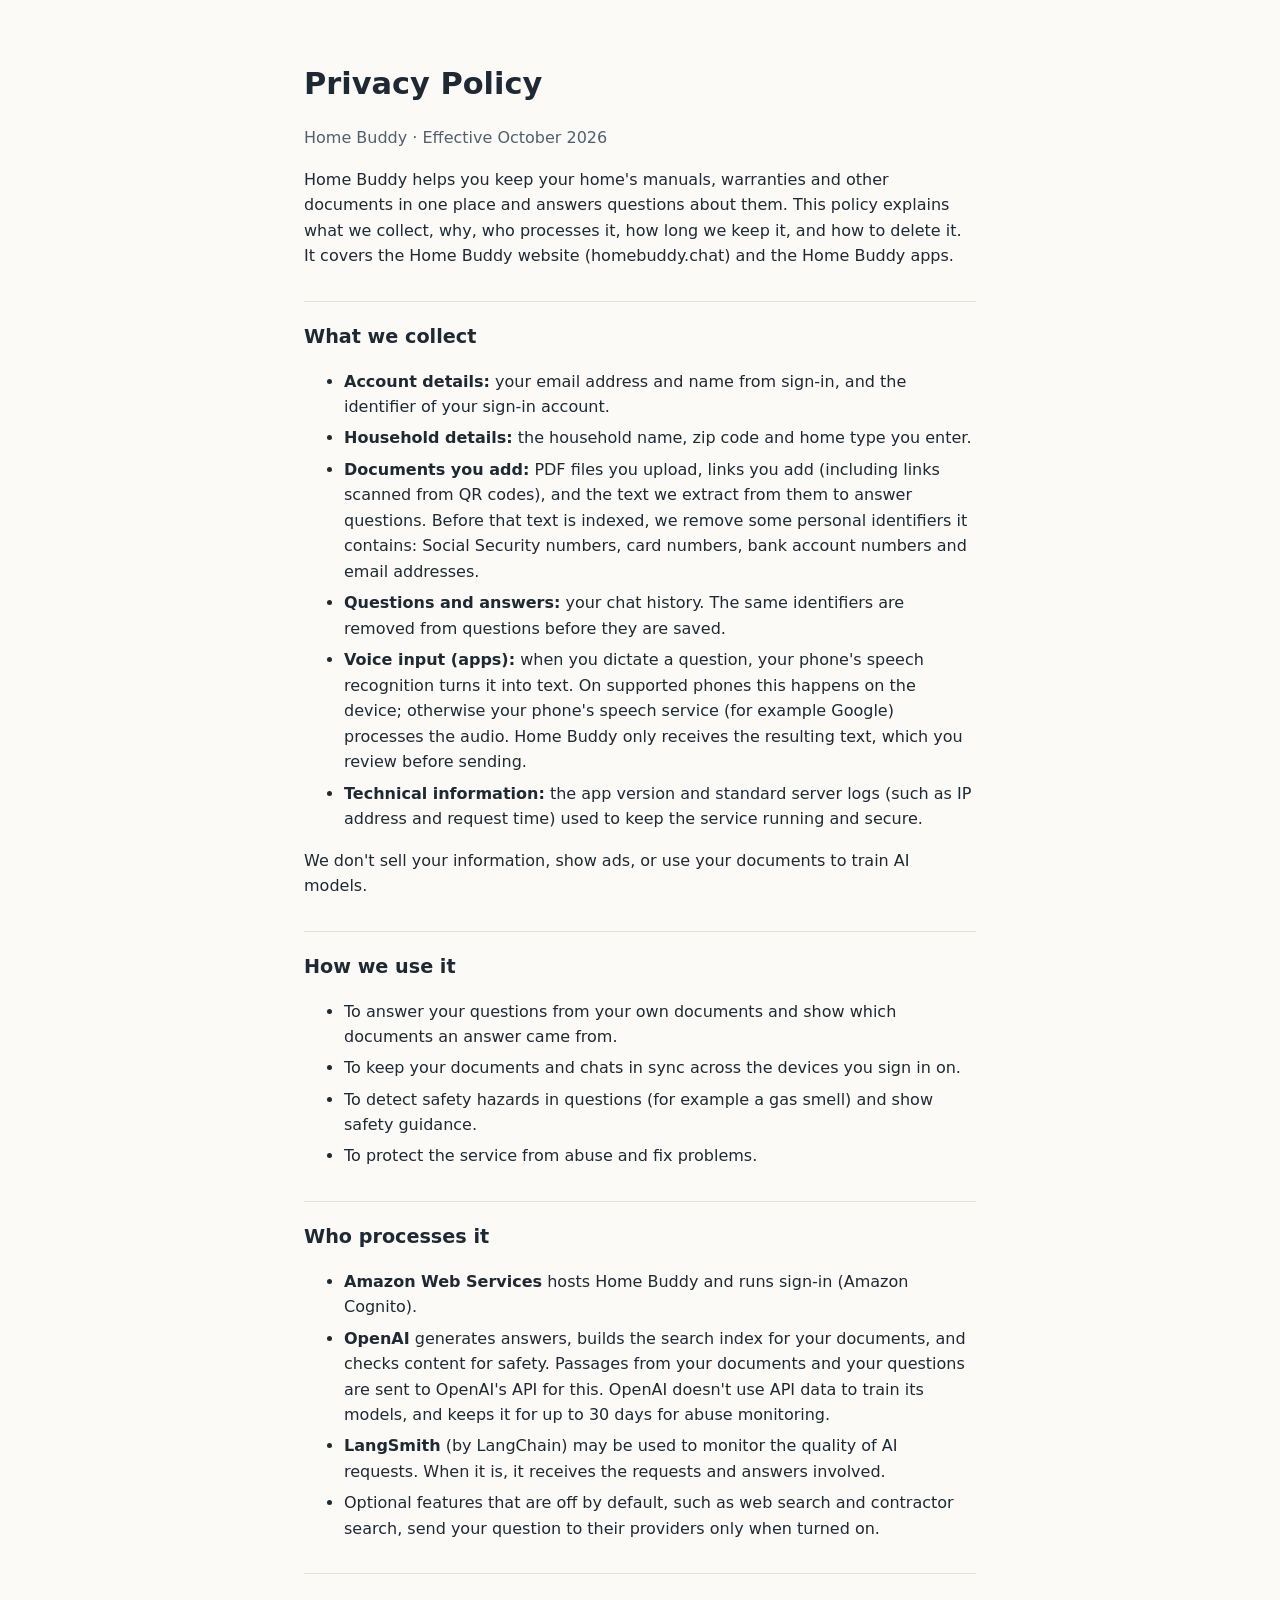
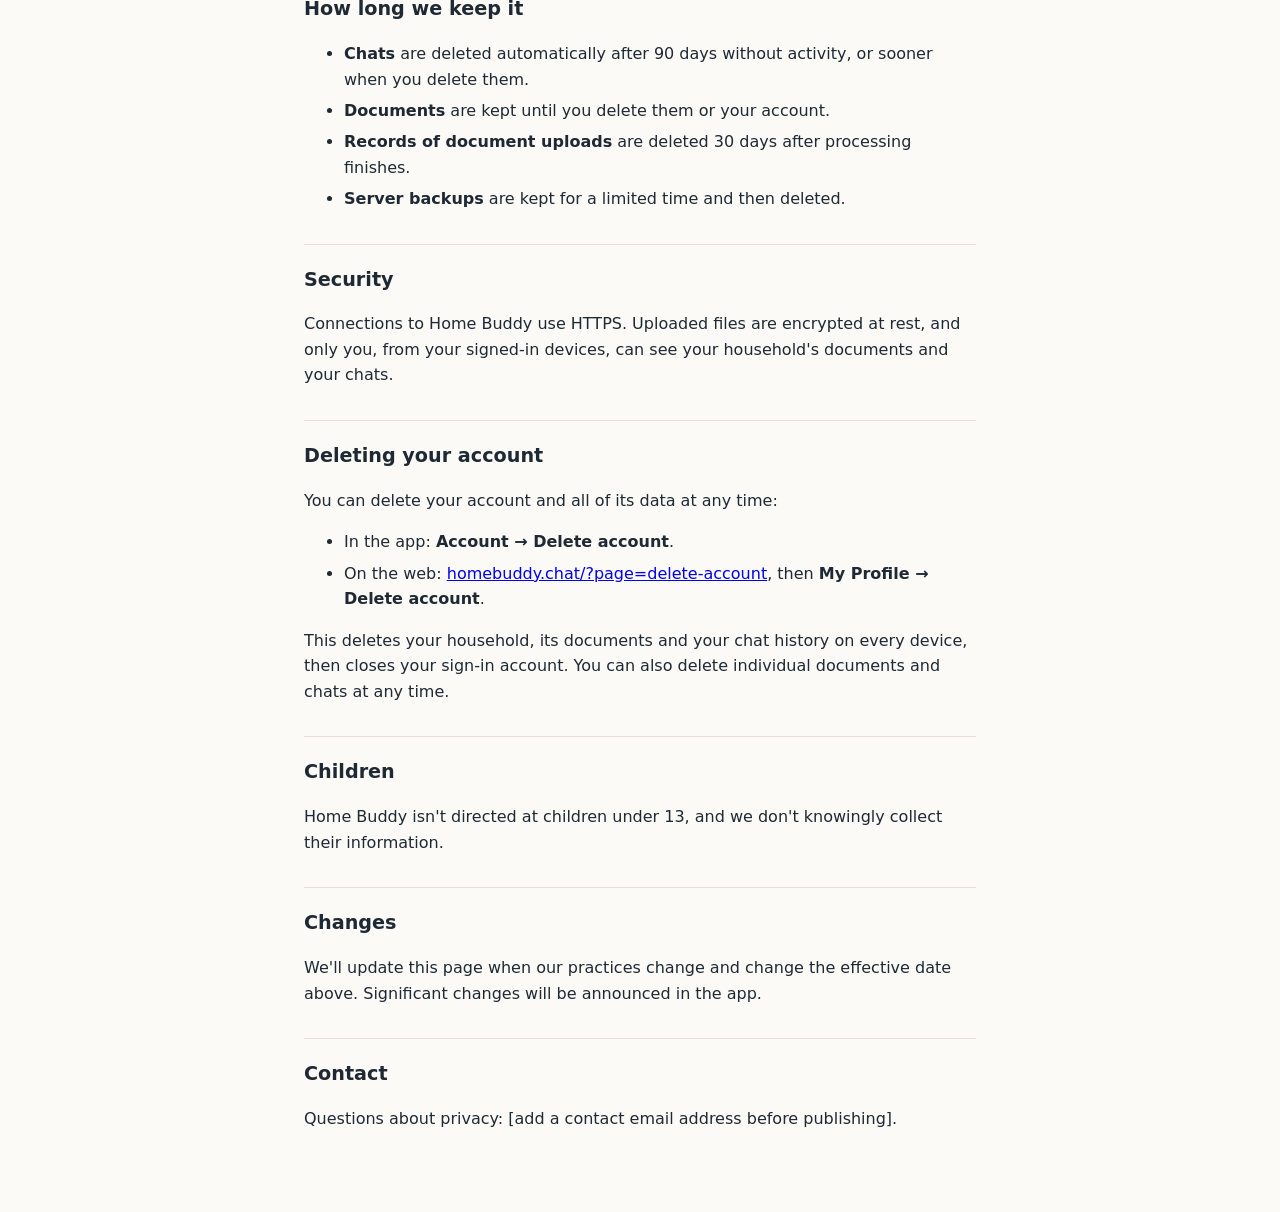
<file: deploy/site/privacy.html>
<!doctype html>
<!--
  Draft written from how Home Buddy works today (October 2026). Review it, fill in the
  contact address, and update it whenever data handling changes (new providers, retention).
  This is not legal advice.
-->
<html lang="en">
<head>
  <meta charset="utf-8">
  <meta name="viewport" content="width=device-width, initial-scale=1">
  <title>Home Buddy Privacy Policy</title>
  <style>
    :root { color-scheme: light dark; --text: #1f2933; --muted: #52606d; --bg: #fbfaf7; --rule: #e4e0d8; }
    @media (prefers-color-scheme: dark) { :root { --text: #e6e2da; --muted: #a8a29a; --bg: #1c1b19; --rule: #36332f; } }
    body { margin: 0; background: var(--bg); color: var(--text); font: 16px/1.6 system-ui, -apple-system, "Segoe UI", sans-serif; }
    main { max-width: 42rem; margin: 0 auto; padding: 2.5rem 1rem 4rem; }
    h1 { font-size: 1.9rem; margin-bottom: 0.25rem; }
    h2 { font-size: 1.2rem; margin-top: 2rem; border-top: 1px solid var(--rule); padding-top: 1.25rem; }
    .meta { color: var(--muted); }
    li { margin-bottom: 0.35rem; }
  </style>
</head>
<body>
<main>
  <h1>Privacy Policy</h1>
  <p class="meta">Home Buddy · Effective October 2026</p>

  <p>Home Buddy helps you keep your home's manuals, warranties and other documents in one place and answers questions about them. This policy explains what we collect, why, who processes it, how long we keep it, and how to delete it. It covers the Home Buddy website (homebuddy.chat) and the Home Buddy apps.</p>

  <h2>What we collect</h2>
  <ul>
    <li><strong>Account details:</strong> your email address and name from sign-in, and the identifier of your sign-in account.</li>
    <li><strong>Household details:</strong> the household name, zip code and home type you enter.</li>
    <li><strong>Documents you add:</strong> PDF files you upload, links you add (including links scanned from QR codes), and the text we extract from them to answer questions. Before that text is indexed, we remove some personal identifiers it contains: Social Security numbers, card numbers, bank account numbers and email addresses.</li>
    <li><strong>Questions and answers:</strong> your chat history. The same identifiers are removed from questions before they are saved.</li>
    <li><strong>Voice input (apps):</strong> when you dictate a question, your phone's speech recognition turns it into text. On supported phones this happens on the device; otherwise your phone's speech service (for example Google) processes the audio. Home Buddy only receives the resulting text, which you review before sending.</li>
    <li><strong>Technical information:</strong> the app version and standard server logs (such as IP address and request time) used to keep the service running and secure.</li>
  </ul>
  <p>We don't sell your information, show ads, or use your documents to train AI models.</p>

  <h2>How we use it</h2>
  <ul>
    <li>To answer your questions from your own documents and show which documents an answer came from.</li>
    <li>To keep your documents and chats in sync across the devices you sign in on.</li>
    <li>To detect safety hazards in questions (for example a gas smell) and show safety guidance.</li>
    <li>To protect the service from abuse and fix problems.</li>
  </ul>

  <h2>Who processes it</h2>
  <ul>
    <li><strong>Amazon Web Services</strong> hosts Home Buddy and runs sign-in (Amazon Cognito).</li>
    <li><strong>OpenAI</strong> generates answers, builds the search index for your documents, and checks content for safety. Passages from your documents and your questions are sent to OpenAI's API for this. OpenAI doesn't use API data to train its models, and keeps it for up to 30 days for abuse monitoring.</li>
    <li><strong>LangSmith</strong> (by LangChain) may be used to monitor the quality of AI requests. When it is, it receives the requests and answers involved.</li>
    <li>Optional features that are off by default, such as web search and contractor search, send your question to their providers only when turned on.</li>
  </ul>

  <h2>How long we keep it</h2>
  <ul>
    <li><strong>Chats</strong> are deleted automatically after 90 days without activity, or sooner when you delete them.</li>
    <li><strong>Documents</strong> are kept until you delete them or your account.</li>
    <li><strong>Records of document uploads</strong> are deleted 30 days after processing finishes.</li>
    <li><strong>Server backups</strong> are kept for a limited time and then deleted.</li>
  </ul>

  <h2>Security</h2>
  <p>Connections to Home Buddy use HTTPS. Uploaded files are encrypted at rest, and only you, from your signed-in devices, can see your household's documents and your chats.</p>

  <h2>Deleting your account</h2>
  <p>You can delete your account and all of its data at any time:</p>
  <ul>
    <li>In the app: <strong>Account → Delete account</strong>.</li>
    <li>On the web: <a href="https://homebuddy.chat/?page=delete-account">homebuddy.chat/?page=delete-account</a>, then <strong>My Profile → Delete account</strong>.</li>
  </ul>
  <p>This deletes your household, its documents and your chat history on every device, then closes your sign-in account. You can also delete individual documents and chats at any time.</p>

  <h2>Children</h2>
  <p>Home Buddy isn't directed at children under 13, and we don't knowingly collect their information.</p>

  <h2>Changes</h2>
  <p>We'll update this page when our practices change and change the effective date above. Significant changes will be announced in the app.</p>

  <h2>Contact</h2>
  <p>Questions about privacy: [add a contact email address before publishing].</p>
</main>
</body>
</html>
</file>
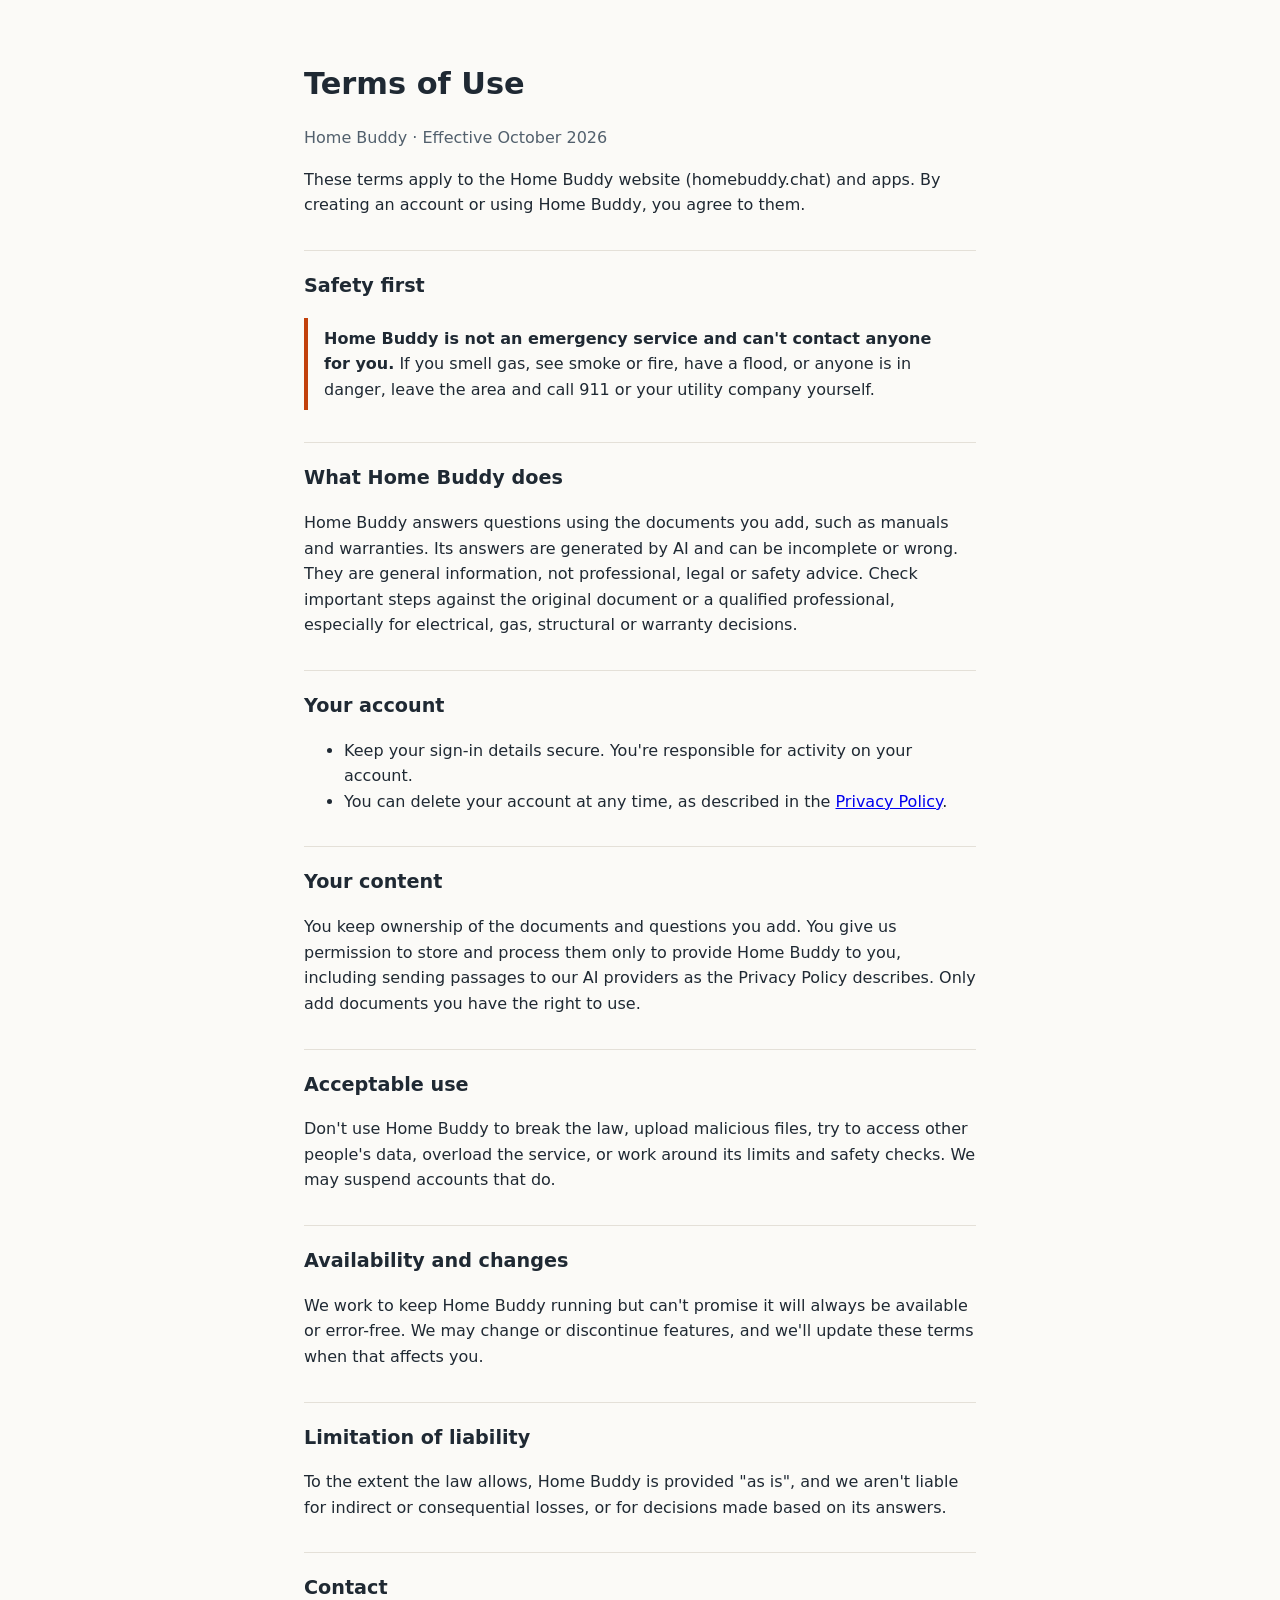
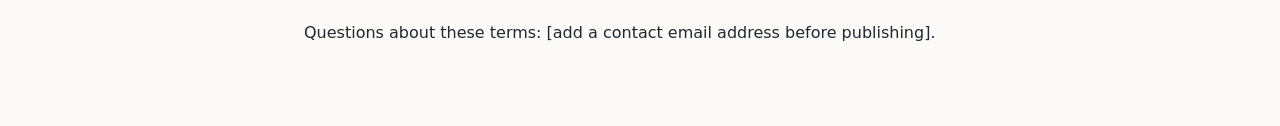
<file: deploy/site/terms.html>
<!doctype html>
<!--
  Draft written from how Home Buddy works today (October 2026). Review it, fill in the
  contact address and governing details, and update it as the product changes.
  This is not legal advice.
-->
<html lang="en">
<head>
  <meta charset="utf-8">
  <meta name="viewport" content="width=device-width, initial-scale=1">
  <title>Home Buddy Terms of Use</title>
  <style>
    :root { color-scheme: light dark; --text: #1f2933; --muted: #52606d; --bg: #fbfaf7; --rule: #e4e0d8; }
    @media (prefers-color-scheme: dark) { :root { --text: #e6e2da; --muted: #a8a29a; --bg: #1c1b19; --rule: #36332f; } }
    body { margin: 0; background: var(--bg); color: var(--text); font: 16px/1.6 system-ui, -apple-system, "Segoe UI", sans-serif; }
    main { max-width: 42rem; margin: 0 auto; padding: 2.5rem 1rem 4rem; }
    h1 { font-size: 1.9rem; margin-bottom: 0.25rem; }
    h2 { font-size: 1.2rem; margin-top: 2rem; border-top: 1px solid var(--rule); padding-top: 1.25rem; }
    .meta { color: var(--muted); }
    .callout { border-left: 4px solid #c2410c; padding: 0.5rem 1rem; }
  </style>
</head>
<body>
<main>
  <h1>Terms of Use</h1>
  <p class="meta">Home Buddy · Effective October 2026</p>

  <p>These terms apply to the Home Buddy website (homebuddy.chat) and apps. By creating an account or using Home Buddy, you agree to them.</p>

  <h2>Safety first</h2>
  <p class="callout"><strong>Home Buddy is not an emergency service and can't contact anyone for you.</strong> If you smell gas, see smoke or fire, have a flood, or anyone is in danger, leave the area and call 911 or your utility company yourself.</p>

  <h2>What Home Buddy does</h2>
  <p>Home Buddy answers questions using the documents you add, such as manuals and warranties. Its answers are generated by AI and can be incomplete or wrong. They are general information, not professional, legal or safety advice. Check important steps against the original document or a qualified professional, especially for electrical, gas, structural or warranty decisions.</p>

  <h2>Your account</h2>
  <ul>
    <li>Keep your sign-in details secure. You're responsible for activity on your account.</li>
    <li>You can delete your account at any time, as described in the <a href="/privacy">Privacy Policy</a>.</li>
  </ul>

  <h2>Your content</h2>
  <p>You keep ownership of the documents and questions you add. You give us permission to store and process them only to provide Home Buddy to you, including sending passages to our AI providers as the Privacy Policy describes. Only add documents you have the right to use.</p>

  <h2>Acceptable use</h2>
  <p>Don't use Home Buddy to break the law, upload malicious files, try to access other people's data, overload the service, or work around its limits and safety checks. We may suspend accounts that do.</p>

  <h2>Availability and changes</h2>
  <p>We work to keep Home Buddy running but can't promise it will always be available or error-free. We may change or discontinue features, and we'll update these terms when that affects you.</p>

  <h2>Limitation of liability</h2>
  <p>To the extent the law allows, Home Buddy is provided "as is", and we aren't liable for indirect or consequential losses, or for decisions made based on its answers.</p>

  <h2>Contact</h2>
  <p>Questions about these terms: [add a contact email address before publishing].</p>
</main>
</body>
</html>
</file>
